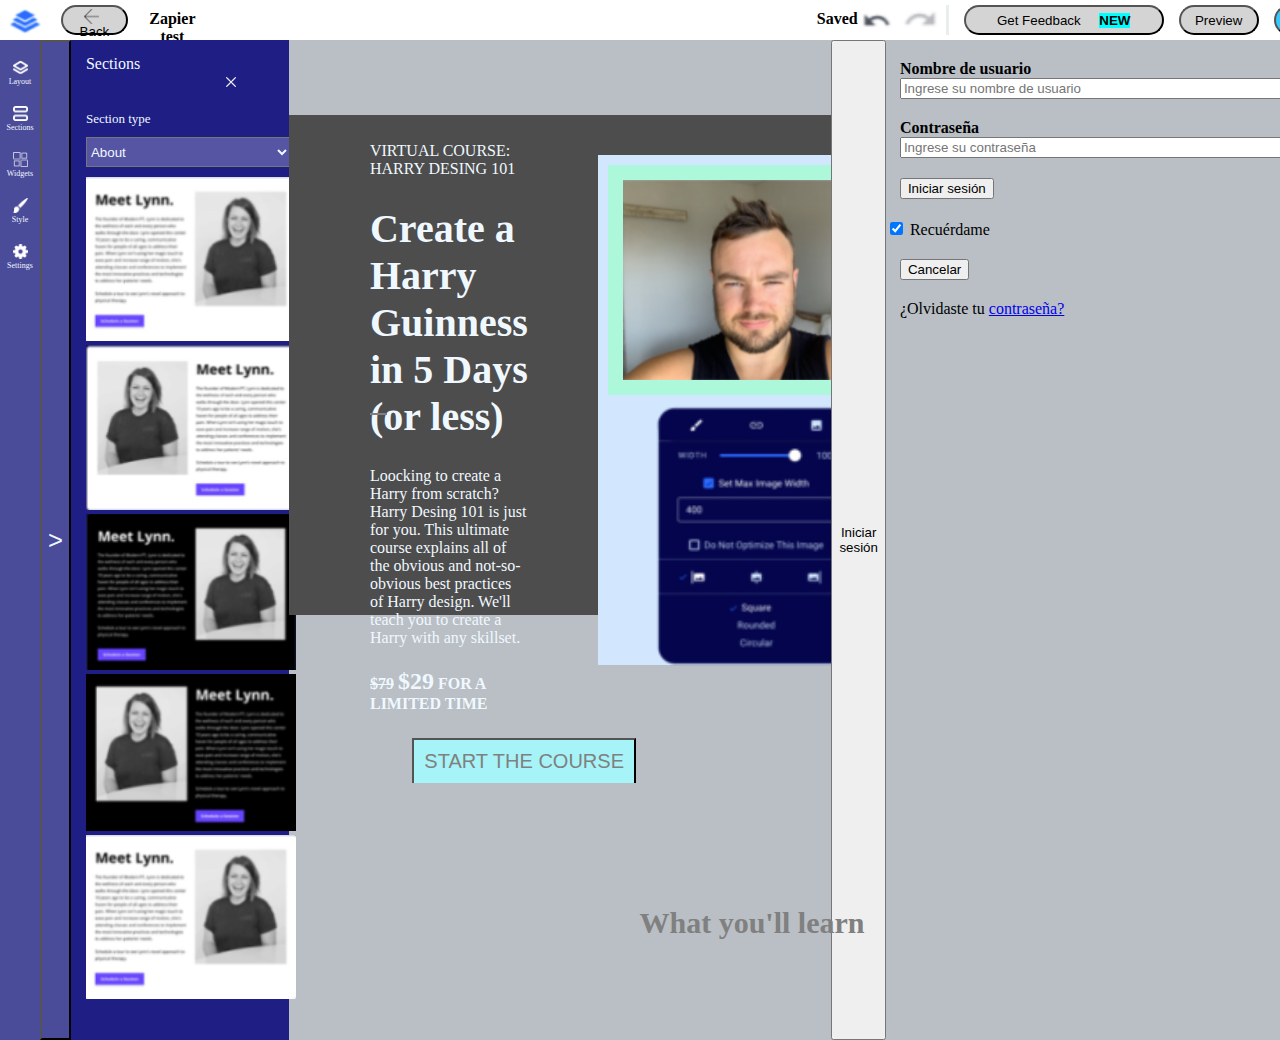
<file: Proyecto TypeScript2024-1/ProyectoTypeScriptActualizado/ProyectoGit1/TYPESCRIPTPROYECTO1/Pagina1.html>
<!DOCTYPE html>
<html lang="en">
<head>
    <meta charset="UTF-8">
    <meta name="viewport" content="width=device-width, initial-scale=1.0">
    <title>Document</title>
    <link rel="stylesheet" href="Styles.css">
    <script src="main.js"></script>
</head>
<body>
    <header>
        <div class="header">
        <div class="primeraparte">
        <img src="IMAGES/iconoazul.png" alt="">
        <button>   <img src="IMAGES/flecha-apuntando-a-la-izquierda.png" alt="">   Back  </button> 
        <b>Zapier test</b>
    </div>  
        <div class="izquierda">
            <b>Saved</b>
           
            <a href=""><img src="IMAGES/Anotación 2024-02-25 193314.png" alt=""></a>
            <a href=""><img src="IMAGES/flecha derecha .png" alt=""></a>
        </div>
        <div class="derecha">
            <button style="width: 200px;">Get Feedback <b style="background-color: aqua;">NEW</b></button>
            <button> Preview</button>
            <button style="background-color: #33CAFF; margin-right: 10px;">Publish</button>
            
        </div>
        <img src="IMAGES/signointerrogacion.png" style="height: 30px;   width: 30px;margin-left: 10px;">
        </div>
    </header>
    <div class="navpost">
    <nav id="navbar">
        <img src="IMAGES/capas.png" alt="">
   <label>Layout</label>     
   
        <img src="IMAGES/celdas-de-diagrama.png" alt="">
        <label>Sections</label>
        <img src="IMAGES/miniaturas.png" alt="">
        <label >Widgets</label> 
        <img src="IMAGES/pincel-de-artista.png" alt="">
        <label >Style</label>
        <img src="IMAGES/configuraciones.png" alt="">
        <label >Settings</label>
    </nav>
    <button id="abrirMenuButton">></button>
<div class="Postnav">
    <div class="Postnav1">
        Sections <img id="closeMenuButton" src="IMAGES/x.png" alt="" style=" margin-left: 140px;
        width: 10px;
        height: 10px;">
        <br>
        <br>
        <label style="font-size: 13px;">Section type</label>
        <select name="desplegable" id=""><option value="About">About</option></select>
        <img src="IMAGES/FONDOBLANCO.png" alt="">
        <img src="IMAGES/FONDOBLANCO2.png" alt="">
        <img src="IMAGES/FONDO NEGRO.png" alt="">
        <img src="IMAGES/FONDO NEGRO2.png" alt="">
        <img src="IMAGES/FONDOBLANCO.png" alt="">
    </div>
    
</div>
<div class="cuadrogris">
    <div class="textocuadro">    VIRTUAL COURSE: HARRY DESING 101
        <H1>Create a Harry Guinness in 5 Days (or less)</H1>
        <z > Loocking to create a Harry from scratch? Harry Desing 101 is just for you. This ultimate course explains all of the obvious and not-so-obvious best practices of Harry design. We'll teach you to create a Harry with any skillset.</z>

        
        <h4><del>$79</del>  <font size="5">$29</font>   FOR A LIMITED TIME</h4> 
        <hr class="linea">

        <button id="BotonRecuadro">START THE COURSE</button>
    </div>
    <div class="imagenescuadro">
        <img src="IMAGES/Fototipo.png" style="height: 200px; margin-top: 10px;border: 15px solid #adf8db;margin-left: 10px;">
        <img src="IMAGES/QUITARBORDE.png" style="width: 220px; margin-left: 50px;">
    </div>
    </div>

    <!-- Botón para abrir el login -->
    <button onclick="document.getElementById('id01').style.display='block'">Iniciar sesión</button>

    <!-- Para cerrarlo -->
    <div id="id01" class="modal">
    <span onclick="document.getElementById('id01').style.display='none'"
    class="close" title="Close Modal"></span>

<!-- Todos los campos a llenar -->

    <div class="container">
        <div id="username">
            <label for="uname"><b>Nombre de usuario</b></label>
            <input type="text" style="width: 490px" placeholder="Ingrese su nombre de usuario" name="uname" required>
        </div>

        <div id="password">
            <label for="psw"><b>Contraseña</b></label>
            <input type="password" style="width: 490px" placeholder="Ingrese su contraseña" name="psw" required>
        </div>

        <div id="login">
            <button type="submit">Iniciar sesión</button>
        </div>

      <label>
        <input type="checkbox" checked="checked" name="remember"> Recuérdame
      </label>
    </div>

    <div class="container">
        <div id="cancel">
            <button type="button" onclick="document.getElementById('id01').style.display='none'" class="cancelbtn">Cancelar</button>
        </div>

        <div id="forgotPassword">
            <span class="psw">¿Olvidaste tu <a href="#">contraseña?</a></span>
        </div>
    </div>
  </form>
    
</div>

<div id="PiePagina">

    <footer> 
        <h4> What you'll learn  </h4>
     </footer>

</div>
 

</div>
</body>
</html>
</file>
<file: Proyecto TypeScript2024-1/ProyectoTypeScriptActualizado/ProyectoGit1/TYPESCRIPTPROYECTO1/Styles.css>
body{
    
    padding: 0px;
    margin: 0px;
    background-color: rgb(185, 191, 196);
}
header img{
    height: 30px;
}
header{
    width: 100%;
    margin: 0px;
    height: 40px;   
    display: flex;
    text-align: center; 
    background-color: white;
}
.header{

    margin: 5px;
}
header b{
    text-align: center;
    margin-top: 5px;
    margin-left: 15px;
}
header button{
    margin-left: 15px;
    display:center;
    width: 80px;
    height: 30px;
    border-radius: 2em;
    text-align: center;
    content: inherit;
    background-color: rgba(151, 147, 147,0.4);

}

header div button img{
    width: 15px;
    height: 15px;
    vertical-align: middle;
    margin-right: 10%;
    right: 10%;
}
header div{
    display: flex;
    content: inherit;
    padding-right: 0;
    align-content: right;
    float: right;
}
header .izquierda img{ 
    display: flex;
    content: inherit;
margin-left: px;
margin-right: 5px;

}
header .izquierda{
    padding-left: 600px;
    border-right: solid #EAEDEE;
}
header .derecha{
    border-right: solid #EAEDEE;
}
nav {
    width: 4%;
    height: 1000px;
    background-color: rgba(49, 49, 143, 0.815);
    padding-left: 0px;
    margin-left: 0px;   
    font-size: 8px;
    text-align: center;
    color: aliceblue;
    
}
nav img{
    width: 15px;
    height: 15px;
    margin-top: 20px;
    margin-right: 12.5px;
    margin-left: 12.5px;
}
    #abrirMenuButton{
        background-color: rgba(49, 49, 143, 0.815);
        color: aliceblue;
        font-size: 2vw;
}
.Postnav{
    margin-left: 0px;
    width: 17%;
    height: 1000px;
    background-color: rgb(30, 30, 133);
    color: aliceblue;
}
.navpost{
    display: flex;
}
.Postnav1 {
    margin: 15px;
    color: aliceblue;
}
.Postnav1 img {
    width: 210px;
    height: auto;
}
.Postnav1 select {
    width: 205px;
    height: 30px;
    background-color: rgba(255, 255, 255, 0.247);
    color:aliceblue;
    margin-top: 10px;
    margin-bottom: 10px;
}
.cuadrogris{
    display: flex;
    margin-top: 75px;
    width: 100%;
    height: 500px;
    background-color: rgb(77, 77, 77);
    margin-bottom: 15%;
    color: aliceblue;
}
.textocuadro {
    margin-top: 5%;
    margin-left: 15%;
    width: 33%;
    height: auto;
    background-color: none;
}
.textocuadro h1 {
    font-size: 40px;
}
.imagenescuadro {
    margin-left: 70px;
    margin-top: 40px;
    width: 315px;
    height: 510px;
    background-color: rgb(210, 231, 253);
}

#PiePagina {
    position: absolute;
    bottom: 0;
    left: 65%;
    transform: translateX(-50%);
    color: gray;
    font-size: 30px;
    margin: -80px;
  }

  #BotonRecuadro {
    position:absolute;
    color: gray;
    background-color:#A6F4F7;
    font-size: 20px;
    margin: 4px;
    border-bottom:gray;
    padding: 10px 10px;
    right: 50%;


  }
  .linea{
    position: absolute;
    top: 45%;
    width: 1.2%;
    border-color:gray;
    border-style: solid;
    border-width: 1.5px 2 1;


  }

 .modal {
    background-color: rgb(185, 191, 196);
}

#username, #password, #login, #cancel, #forgotPassword {
    margin-top: 20px;
    margin-bottom: 20px;
    margin-left: 14px;
}
</file>
